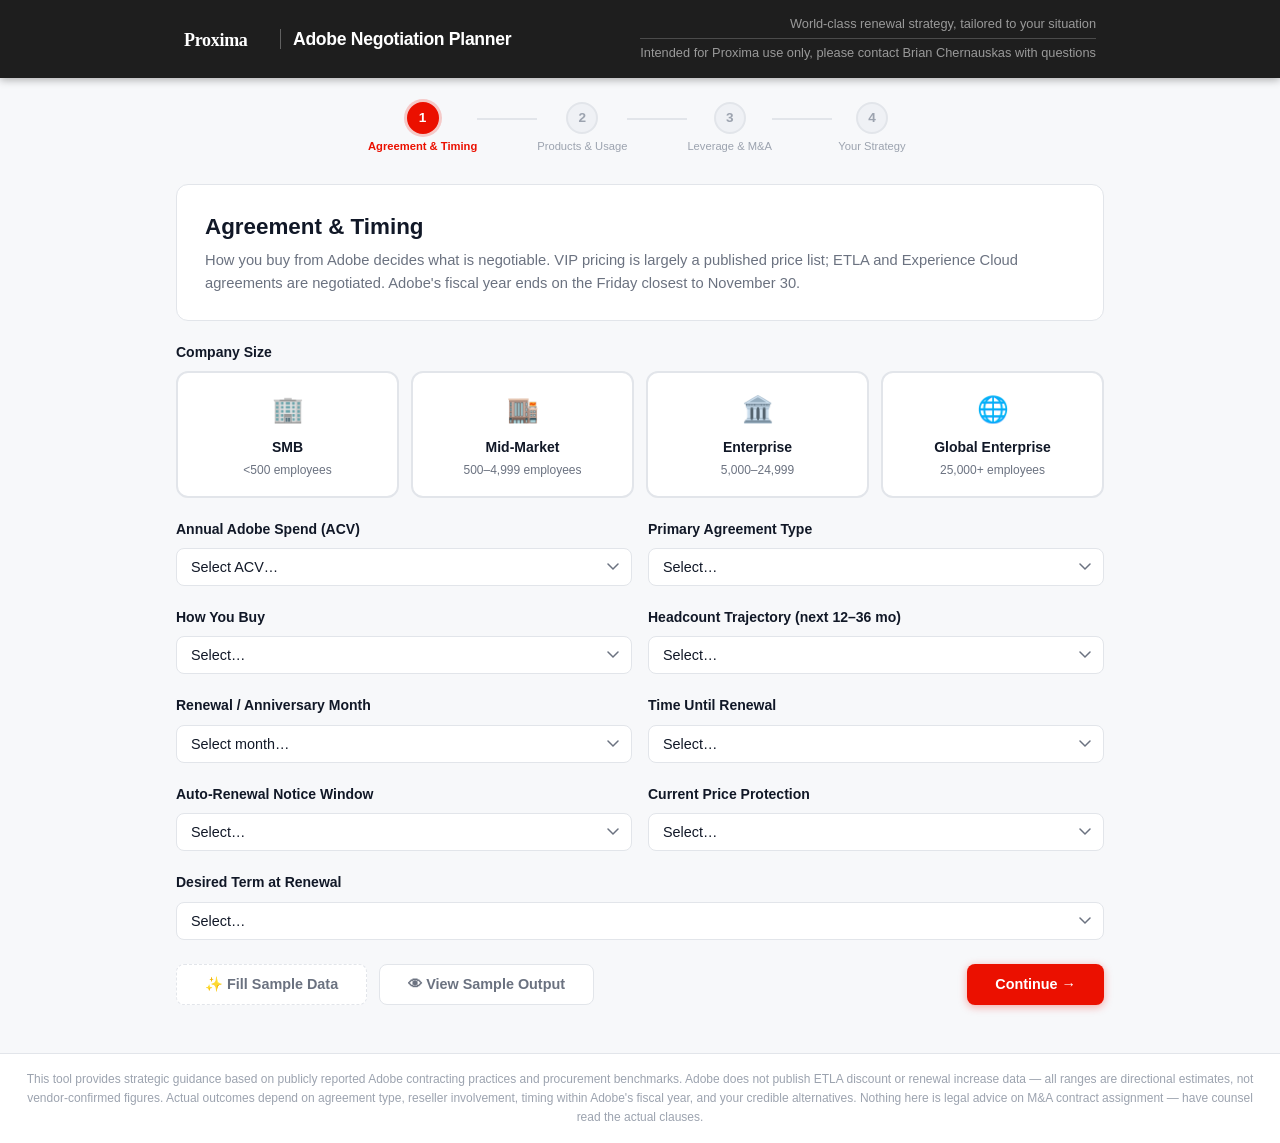
<file: index.html>
<!DOCTYPE html>
<html lang="en">
<head>
  <meta charset="UTF-8" />
<script async src="https://www.googletagmanager.com/gtag/js?id=G-N5E1D26WRG"></script>
<script>window.dataLayer=window.dataLayer||[];function gtag(){dataLayer.push(arguments);}gtag('js',new Date());gtag('config','G-N5E1D26WRG');</script>
  <meta name="viewport" content="width=device-width, initial-scale=1.0" />
  <meta name="robots" content="noindex, nofollow" />
  <title>Adobe Renewal Negotiation Planner</title>
  <link rel="stylesheet" href="src/styles.css?v=20260929a" />
</head>
<body>
  <div id="app">
    <header class="app-header">
      <div class="header-inner">
        <div class="logo">
          <svg width="84" height="22" viewBox="0 0 84 22" fill="none" xmlns="http://www.w3.org/2000/svg"><text x="0" y="18" font-family="Georgia, 'Times New Roman', serif" font-size="18" font-weight="700" fill="#ffffff" letter-spacing="-0.3">Proxima</text></svg>
          <span class="logo-divider"></span>
          <span>Adobe Negotiation Planner</span>
        </div>
        <div class="header-taglines">
          <div class="header-tagline">World-class renewal strategy, tailored to your situation</div>
          <div class="header-tagline">Intended for Proxima use only, please contact Brian Chernauskas with questions</div>
        </div>
      </div>
    </header>

    <main id="main-content">
      <!-- Step indicator -->
      <div class="step-nav" id="step-nav">
        <div class="step-item active" data-step="1">
          <div class="step-circle">1</div>
          <div class="step-label">Agreement &amp; Timing</div>
        </div>
        <div class="step-connector"></div>
        <div class="step-item" data-step="2">
          <div class="step-circle">2</div>
          <div class="step-label">Products &amp; Usage</div>
        </div>
        <div class="step-connector"></div>
        <div class="step-item" data-step="3">
          <div class="step-circle">3</div>
          <div class="step-label">Leverage &amp; M&amp;A</div>
        </div>
        <div class="step-connector"></div>
        <div class="step-item" data-step="4">
          <div class="step-circle">4</div>
          <div class="step-label">Your Strategy</div>
        </div>
      </div>

      <!-- ══ Step 1: Agreement & Timing ══ -->
      <section class="step-panel active" id="step-1">
        <div class="panel-header">
          <h2>Agreement &amp; Timing</h2>
          <p>How you buy from Adobe decides what is negotiable. VIP pricing is largely a published price list; ETLA and Experience Cloud agreements are negotiated. Adobe's fiscal year ends on the Friday closest to November 30.</p>
        </div>
        <div class="form-grid">
          <div class="form-group">
            <label>Company Size</label>
            <div class="radio-cards" id="company-size">
              <div class="radio-card" data-value="smb">
                <div class="rc-icon">🏢</div>
                <div class="rc-title">SMB</div>
                <div class="rc-desc">&lt;500 employees</div>
              </div>
              <div class="radio-card" data-value="midmarket">
                <div class="rc-icon">🏬</div>
                <div class="rc-title">Mid-Market</div>
                <div class="rc-desc">500–4,999 employees</div>
              </div>
              <div class="radio-card" data-value="enterprise">
                <div class="rc-icon">🏛️</div>
                <div class="rc-title">Enterprise</div>
                <div class="rc-desc">5,000–24,999</div>
              </div>
              <div class="radio-card" data-value="global">
                <div class="rc-icon">🌐</div>
                <div class="rc-title">Global Enterprise</div>
                <div class="rc-desc">25,000+ employees</div>
              </div>
            </div>
          </div>

          <div class="form-row-2">
            <div class="form-group">
              <label for="annual-spend">Annual Adobe Spend (ACV)</label>
              <select id="annual-spend">
                <option value="">Select ACV…</option>
                <option value="under100k">Under $100K</option>
                <option value="100k-250k">$100K–$250K</option>
                <option value="250k-500k">$250K–$500K</option>
                <option value="500k-1m">$500K–$1M</option>
                <option value="1m-2500k">$1M–$2.5M</option>
                <option value="2500k-5m">$2.5M–$5M</option>
                <option value="5m-10m">$5M–$10M</option>
                <option value="10mplus">$10M+</option>
              </select>
            </div>
            <div class="form-group">
              <label for="agreement-type">Primary Agreement Type</label>
              <select id="agreement-type">
                <option value="">Select…</option>
                <option value="vip">VIP / VIP Marketplace — annual, no commitment</option>
                <option value="vip3yc">VIP with 3-Year Commit (3YC)</option>
                <option value="etla">ETLA — Enterprise Term License Agreement</option>
                <option value="experience">Experience Cloud enterprise agreement</option>
                <option value="mixed">ETLA plus a separate Experience Cloud agreement</option>
                <option value="unknown">Don't know</option>
              </select>
            </div>
          </div>

          <div class="form-row-2">
            <div class="form-group">
              <label for="purchase-channel">How You Buy</label>
              <select id="purchase-channel">
                <option value="">Select…</option>
                <option value="direct">Direct from Adobe</option>
                <option value="reseller">Through a reseller (LAR)</option>
                <option value="several">Several resellers / card purchases across teams</option>
                <option value="unknown">Don't know</option>
              </select>
            </div>
            <div class="form-group">
              <label for="headcount-trajectory">Headcount Trajectory (next 12–36 mo)</label>
              <select id="headcount-trajectory">
                <option value="">Select…</option>
                <option value="shrinking">Shrinking — layoffs or restructuring</option>
                <option value="flat">Flat — no material change</option>
                <option value="modest">Modest growth (0–10%)</option>
                <option value="strong">Strong growth (10–30%)</option>
                <option value="aggressive">Aggressive growth (30%+)</option>
              </select>
            </div>
          </div>

          <div class="form-row-2">
            <div class="form-group">
              <label for="renewal-month">Renewal / Anniversary Month</label>
              <select id="renewal-month">
                <option value="">Select month…</option>
                <option value="12">December — Adobe Q1 opens</option>
                <option value="1">January</option>
                <option value="2">February — Q1 end</option>
                <option value="3">March</option>
                <option value="4">April</option>
                <option value="5">May — Q2 end</option>
                <option value="6">June</option>
                <option value="7">July</option>
                <option value="8">August — Q3 end</option>
                <option value="9">September — Q4 opens</option>
                <option value="10">October</option>
                <option value="11">November — Adobe fiscal year end</option>
              </select>
            </div>
            <div class="form-group">
              <label for="renewal-timeline">Time Until Renewal</label>
              <select id="renewal-timeline">
                <option value="">Select…</option>
                <option value="within-1mo">Less than 30 days</option>
                <option value="1-3mo">1–3 months</option>
                <option value="3-6mo">3–6 months</option>
                <option value="6-12mo">6–12 months</option>
                <option value="12plusmo">More than 12 months</option>
              </select>
            </div>
          </div>

          <div class="form-row-2">
            <div class="form-group">
              <label for="notice-status">Auto-Renewal Notice Window</label>
              <select id="notice-status">
                <option value="">Select…</option>
                <option value="unknown">Don't know what our notice period is</option>
                <option value="passed">Already passed — auto-renewal triggered</option>
                <option value="imminent">Closing within 30 days</option>
                <option value="open">Still open with room to spare</option>
                <option value="served">Notice already served</option>
                <option value="none">No auto-renewal clause</option>
              </select>
            </div>
            <div class="form-group">
              <label for="price-protection">Current Price Protection</label>
              <select id="price-protection">
                <option value="">Select…</option>
                <option value="none">None — renews at then-current list</option>
                <option value="expiring">Locked, but the lock ends at this renewal</option>
                <option value="capped">Written cap on renewal increase</option>
                <option value="unknown">Don't know</option>
              </select>
            </div>
          </div>

          <div class="form-group">
            <label for="desired-term">Desired Term at Renewal</label>
            <select id="desired-term">
              <option value="">Select…</option>
              <option value="1yr">1 year — maximum flexibility</option>
              <option value="3yr">3 years — standard ETLA / 3YC term</option>
              <option value="undecided">Undecided — want modelling</option>
            </select>
          </div>
        </div>
        <div class="step-actions"><button class="btn-secondary btn-sample-fill" onclick="fillSampleStep(1, this)">✨ Fill Sample Data</button>
          <button class="btn-secondary" onclick="showSample()" style="margin-right:auto">👁 View Sample Output</button><button class="btn-primary" onclick="nextStep(1)">Continue →</button>
        </div>
      </section>

      <!-- ══ Step 2: Products & Usage ══ -->
      <section class="step-panel" id="step-2">
        <div class="panel-header">
          <h2>Product Footprint &amp; Utilization</h2>
          <p>Adobe estates leak money in two places: idle named-user licenses, and Creative Cloud Pro seats assigned to people who only ever open one or two apps.</p>
        </div>
        <div class="form-grid">
          <div class="form-group">
            <label>Adobe Products Owned</label>
            <div class="use-case-grid" id="products">
              <div class="use-case-card" data-value="ccpro"><div class="uc-icon">🎨</div><div class="uc-title">Creative Cloud Pro / All Apps</div></div>
              <div class="use-case-card" data-value="ccsingle"><div class="uc-icon">🖌️</div><div class="uc-title">Single-App Plans</div></div>
              <div class="use-case-card" data-value="acrobat"><div class="uc-icon">📄</div><div class="uc-title">Acrobat Pro / Standard</div></div>
              <div class="use-case-card" data-value="sign"><div class="uc-icon">✍️</div><div class="uc-title">Acrobat Sign</div></div>
              <div class="use-case-card" data-value="firefly"><div class="uc-icon">✨</div><div class="uc-title">Firefly / GenStudio</div></div>
              <div class="use-case-card" data-value="express"><div class="uc-icon">⚡</div><div class="uc-title">Adobe Express</div></div>
              <div class="use-case-card" data-value="stock"><div class="uc-icon">🖼️</div><div class="uc-title">Adobe Stock</div></div>
              <div class="use-case-card" data-value="frameio"><div class="uc-icon">🎬</div><div class="uc-title">Frame.io</div></div>
              <div class="use-case-card" data-value="aem"><div class="uc-icon">🌐</div><div class="uc-title">Experience Manager</div></div>
              <div class="use-case-card" data-value="analytics"><div class="uc-icon">📊</div><div class="uc-title">Analytics / CJA</div></div>
              <div class="use-case-card" data-value="aep"><div class="uc-icon">🗄️</div><div class="uc-title">AEP / RT-CDP / Journey Optimizer</div></div>
              <div class="use-case-card" data-value="marketo"><div class="uc-icon">📣</div><div class="uc-title">Marketo Engage</div></div>
              <div class="use-case-card" data-value="workfront"><div class="uc-icon">🗂️</div><div class="uc-title">Workfront</div></div>
              <div class="use-case-card" data-value="commerce"><div class="uc-icon">🛒</div><div class="uc-title">Adobe Commerce</div></div>
              <div class="use-case-card" data-value="target"><div class="uc-icon">🎯</div><div class="uc-title">Target</div></div>
              <div class="use-case-card" data-value="semrush"><div class="uc-icon">🔎</div><div class="uc-title">Semrush</div></div>
            </div>
          </div>

          <div class="form-row-2">
            <div class="form-group">
              <label for="license-utilization">License Utilization (active in last 90 days ÷ licensed)</label>
              <select id="license-utilization">
                <option value="">Select…</option>
                <option value="under60">Under 60% — significant shelfware</option>
                <option value="60-75">60–75%</option>
                <option value="75-90">75–90%</option>
                <option value="over90">Over 90% — tightly managed</option>
                <option value="unknown">Never measured</option>
              </select>
            </div>
            <div class="form-group">
              <label for="app-fit">Creative Cloud Pro Users Who Use Only 1–2 Apps</label>
              <select id="app-fit">
                <option value="">Select…</option>
                <option value="high">Many — over 40%</option>
                <option value="some">Some — 20–40%</option>
                <option value="low">Few — under 20%</option>
                <option value="unknown">Never measured</option>
                <option value="na">Not applicable — no Creative Cloud Pro</option>
              </select>
            </div>
          </div>

          <div class="form-row-2">
            <div class="form-group">
              <label for="trueup-position">ETLA True-Up Position</label>
              <select id="trueup-position">
                <option value="">Select…</option>
                <option value="over">Deployed well above contract — large true-up bills</option>
                <option value="at">Roughly at contracted quantity</option>
                <option value="under">Deployed below contract — paying for unused</option>
                <option value="unknown">Don't know</option>
                <option value="na">Not applicable — no ETLA</option>
              </select>
            </div>
            <div class="form-group">
              <label for="metric-position">Experience Cloud Contracted Metrics</label>
              <select id="metric-position">
                <option value="">Select…</option>
                <option value="over">Exceeding — overage charges or warnings</option>
                <option value="near">Close to contracted limits</option>
                <option value="under">Well under — buying capacity we don't use</option>
                <option value="unknown">Don't know</option>
                <option value="na">Not applicable — no Experience Cloud</option>
              </select>
            </div>
          </div>

          <div class="form-group">
            <label for="adoption-health">Adoption Health</label>
            <select id="adoption-health">
              <option value="">Select…</option>
              <option value="poor">Poor — low usage, workarounds common</option>
              <option value="mixed">Mixed — strong in creative teams, weak elsewhere</option>
              <option value="good">Good — broadly embedded</option>
              <option value="critical">Critical — content supply chain or customer data runs on Adobe</option>
            </select>
          </div>

          <div class="form-group">
            <label>Known Cost Pressures</label>
            <div class="checkbox-group" id="cost-pressures">
              <label class="checkbox-item"><input type="checkbox" value="overlap" /> Overlapping tools (Canva, Figma, other PDF tools)</label>
              <label class="checkbox-item"><input type="checkbox" value="sprawl" /> Licenses bought outside the agreement (cards, team plans)</label>
              <label class="checkbox-item"><input type="checkbox" value="consoles" /> Multiple Admin Consoles or VIP memberships</label>
              <label class="checkbox-item"><input type="checkbox" value="credits" /> Generative credit limits or overages</label>
              <label class="checkbox-item"><input type="checkbox" value="shelfmodules" /> Experience Cloud modules bought but not implemented</label>
              <label class="checkbox-item"><input type="checkbox" value="listincrease" /> Hit by Adobe's 2026 list price increases</label>
            </div>
          </div>
        </div>
        <div class="step-actions"><button class="btn-secondary btn-sample-fill" onclick="fillSampleStep(2, this)" style="margin-right:auto">✨ Fill Sample Data</button>
          <button class="btn-secondary" onclick="prevStep(2)">← Back</button>
          <button class="btn-primary" onclick="nextStep(2)">Continue →</button>
        </div>
      </section>

      <!-- ══ Step 3: Leverage & M&A ══ -->
      <section class="step-panel" id="step-3">
        <div class="panel-header">
          <h2>Leverage, Context &amp; M&amp;A</h2>
          <p>Adobe prices against workflow lock-in. What you can credibly move — and any corporate transaction reshaping your user base — determines what you can ask for.</p>
        </div>
        <div class="form-grid">
          <div class="form-group">
            <label>Competitive Alternative</label>
            <div class="radio-cards" id="alternative">
              <div class="radio-card" data-value="none">
                <div class="rc-icon">🔒</div>
                <div class="rc-title">None</div>
                <div class="rc-desc">Adobe is the only option</div>
              </div>
              <div class="radio-card" data-value="theoretical">
                <div class="rc-icon">💭</div>
                <div class="rc-title">Theoretical</div>
                <div class="rc-desc">Alternatives exist, none evaluated</div>
              </div>
              <div class="radio-card" data-value="evaluating">
                <div class="rc-icon">🔍</div>
                <div class="rc-title">Evaluating</div>
                <div class="rc-desc">Active pilot or RFP underway</div>
              </div>
              <div class="radio-card" data-value="dual">
                <div class="rc-icon">⚖️</div>
                <div class="rc-title">Already Dual</div>
                <div class="rc-desc">Competing tool deployed at scale</div>
              </div>
            </div>
          </div>

          <div class="form-row-2">
            <div class="form-group">
              <label for="alternative-vendor">Most Credible Alternative</label>
              <select id="alternative-vendor">
                <option value="">Select…</option>
                <option value="canva">Canva (incl. Affinity)</option>
                <option value="figma">Figma</option>
                <option value="pdf">Foxit / Nitro / other PDF tools</option>
                <option value="microsoft">Microsoft 365 native PDF &amp; Copilot</option>
                <option value="docusign">DocuSign</option>
                <option value="salesforce">Salesforce Marketing Cloud / Data Cloud</option>
                <option value="dxp">Sitecore / Optimizely / Contentful</option>
                <option value="google">Google Analytics 4 / Amplitude</option>
                <option value="none">No credible alternative</option>
              </select>
            </div>
            <div class="form-group">
              <label for="relationship-quality">Adobe Account Team Relationship</label>
              <select id="relationship-quality">
                <option value="">Select…</option>
                <option value="none">No dedicated rep — reseller only</option>
                <option value="poor">Weak / transactional</option>
                <option value="moderate">Moderate — occasional contact</option>
                <option value="strong">Strong — regular cadence</option>
                <option value="strategic">Strategic — executive sponsorship</option>
              </select>
            </div>
          </div>

          <div class="form-row-2">
            <div class="form-group">
              <label for="previous-negotiation">Prior Negotiation Experience</label>
              <select id="previous-negotiation">
                <option value="">Select…</option>
                <option value="none">Never negotiated — accepted renewal quotes</option>
                <option value="basic">Basic — asked for minor concessions</option>
                <option value="moderate">Moderate — negotiated discounts before</option>
                <option value="experienced">Experienced — multiple full cycles</option>
              </select>
            </div>
            <div class="form-group">
              <label for="internal-champion">Internal Decision Owner</label>
              <select id="internal-champion">
                <option value="">Select…</option>
                <option value="cio">CIO / CTO</option>
                <option value="cfo">CFO / Finance</option>
                <option value="procurement">Procurement / Vendor Management</option>
                <option value="cmo">CMO / Marketing Ops</option>
                <option value="creative">Creative Operations</option>
                <option value="none">No clear owner</option>
              </select>
            </div>
          </div>

          <div class="form-group">
            <label>Change Events in the Coming Term</label>
            <div class="checkbox-group" id="change-events">
              <label class="checkbox-item"><input type="checkbox" value="expansion" /> Planned expansion — new products or seats</label>
              <label class="checkbox-item"><input type="checkbox" value="consolidation" /> Consolidating onto Adobe from other tools</label>
              <label class="checkbox-item"><input type="checkbox" value="migration" /> Evaluating migration away from Adobe</label>
              <label class="checkbox-item"><input type="checkbox" value="ai" /> Adobe pushing Firefly, GenStudio or AI Assistant</label>
              <label class="checkbox-item"><input type="checkbox" value="platform" /> Adobe proposing a CX Enterprise / platform bundle</label>
            </div>
          </div>

          <!-- M&A module -->
          <label class="mna-toggle" id="mna-toggle">
            <input type="checkbox" id="mna-enabled" />
            <div>
              <div class="mna-toggle-title">🔀 Include M&amp;A implications</div>
              <div class="mna-toggle-desc">Turn on if an acquisition, merger, sale, or divestiture will change who uses Adobe during this term. Adds an M&amp;A section to the strategy covering license transfer, contract consolidation, carve-outs, and Adobe's own recent acquisitions.</div>
            </div>
          </label>

          <div class="mna-panel" id="mna-panel" hidden>
            <div class="form-group">
              <label>Transaction Type</label>
              <div class="radio-cards" id="mna-type">
                <div class="radio-card" data-value="acquiring">
                  <div class="rc-icon">➕</div>
                  <div class="rc-title">Acquiring</div>
                  <div class="rc-desc">We are buying a company</div>
                </div>
                <div class="radio-card" data-value="acquired">
                  <div class="rc-icon">🤝</div>
                  <div class="rc-title">Being Acquired</div>
                  <div class="rc-desc">We are the target</div>
                </div>
                <div class="radio-card" data-value="merger">
                  <div class="rc-icon">🔗</div>
                  <div class="rc-title">Merger</div>
                  <div class="rc-desc">Combining with a peer</div>
                </div>
                <div class="radio-card" data-value="divesting">
                  <div class="rc-icon">✂️</div>
                  <div class="rc-title">Divesting</div>
                  <div class="rc-desc">Selling or spinning off a unit</div>
                </div>
              </div>
            </div>

            <div class="form-row-2">
              <div class="form-group">
                <label for="mna-stage">Deal Stage</label>
                <select id="mna-stage">
                  <option value="">Select…</option>
                  <option value="confidential">Confidential — not yet announced</option>
                  <option value="announced">Announced — not yet closed</option>
                  <option value="integrating">Closed — integration underway</option>
                  <option value="settled">Closed more than 12 months ago</option>
                </select>
              </div>
              <div class="form-group">
                <label for="mna-user-impact">Change in Adobe Users</label>
                <select id="mna-user-impact">
                  <option value="">Select…</option>
                  <option value="under10">Under 10%</option>
                  <option value="10-25">10–25%</option>
                  <option value="25-50">25–50%</option>
                  <option value="over50">Over 50%</option>
                  <option value="unknown">Don't know yet</option>
                </select>
              </div>
            </div>

            <div class="form-row-2">
              <div class="form-group">
                <label for="mna-counterparty">Other Party's Adobe Footprint</label>
                <select id="mna-counterparty">
                  <option value="">Select…</option>
                  <option value="none">No Adobe contract</option>
                  <option value="vip">VIP / team plans</option>
                  <option value="etla">Its own ETLA</option>
                  <option value="experience">Experience Cloud agreement</option>
                  <option value="unknown">Don't know yet</option>
                </select>
              </div>
              <div class="form-group">
                <label for="mna-assignment">Assignment / Change-of-Control Clause</label>
                <select id="mna-assignment">
                  <option value="">Select…</option>
                  <option value="consent">Assignment requires Adobe's consent</option>
                  <option value="permitted">Permits assignment to a successor or affiliate</option>
                  <option value="unknown">Haven't reviewed it</option>
                </select>
              </div>
            </div>

            <div class="form-group">
              <label>Integration Complications</label>
              <div class="checkbox-group" id="mna-complications">
                <label class="checkbox-item"><input type="checkbox" value="consoles" /> Separate Admin Consoles / org IDs to merge</label>
                <label class="checkbox-item"><input type="checkbox" value="identity" /> Different identity domains (SSO / Federated ID)</label>
                <label class="checkbox-item"><input type="checkbox" value="anniversaries" /> Contracts with different anniversary dates</label>
                <label class="checkbox-item"><input type="checkbox" value="tsa" /> Carved-out entity needs a transition period (TSA)</label>
                <label class="checkbox-item"><input type="checkbox" value="assets" /> Shared brand assets, libraries or AEM content to split or merge</label>
              </div>
            </div>
          </div>
        </div>
        <div class="step-actions"><button class="btn-secondary btn-sample-fill" onclick="fillSampleStep(3, this)" style="margin-right:auto">✨ Fill Sample Data</button>
          <button class="btn-secondary" onclick="prevStep(3)">← Back</button>
          <button class="btn-primary" onclick="generateStrategy()">Generate My Strategy →</button>
        </div>
      </section>

      <!-- ══ Step 4: Output ══ -->
      <section class="step-panel" id="step-4">
        <div id="strategy-output"></div>
        <div class="step-actions" style="margin-top:2rem;">
          <button class="btn-secondary" onclick="prevStep(4)">← Edit Inputs</button>
          <button class="btn-primary" onclick="printStrategy()">🖨️ Export Strategy</button>
        </div>
      </section>
    </main>

    <footer class="app-footer">
      <p>This tool provides strategic guidance based on publicly reported Adobe contracting practices and procurement benchmarks. Adobe does not publish ETLA discount or renewal increase data — all ranges are directional estimates, not vendor-confirmed figures. Actual outcomes depend on agreement type, reseller involvement, timing within Adobe's fiscal year, and your credible alternatives. Nothing here is legal advice on M&amp;A contract assignment — have counsel read the actual clauses.</p>
    </footer>
  </div>

  <script src="src/app.js?v=20260929a"></script>
</body>
</html>
</file>
<file: src/styles.css>
/* ── Reset & Base ── */
*, *::before, *::after { box-sizing: border-box; margin: 0; padding: 0; }

:root {
  --aws-orange: #EB1000;   /* Adobe red — accent */
  --aws-dark: #1E1E1E;     /* Adobe charcoal — header */
  --aws-blue: #C40D00;     /* Adobe deep red — links */
  --accent: #EB1000;
  --surface: #FFFFFF;
  --surface-2: #F7F8FA;
  --surface-3: #EFF1F5;
  --border: #E2E5EA;
  --text-primary: #111827;
  --text-secondary: #6B7280;
  --text-muted: #9CA3AF;
  --success: #10B981;
  --warning: #F59E0B;
  --danger: #EF4444;
  --info: #3B82F6;
  --radius: 12px;
  --radius-sm: 8px;
  --shadow-sm: 0 1px 3px rgba(0,0,0,.08), 0 1px 2px rgba(0,0,0,.04);
  --shadow: 0 4px 16px rgba(0,0,0,.08);
  --shadow-lg: 0 8px 32px rgba(0,0,0,.12);
}

body {
  font-family: -apple-system, BlinkMacSystemFont, 'Segoe UI', Roboto, sans-serif;
  background: var(--surface-2);
  color: var(--text-primary);
  line-height: 1.6;
  min-height: 100vh;
}

/* ── Header ── */
.app-header {
  background: var(--aws-dark);
  color: #fff;
  padding: 0;
  position: sticky;
  top: 0;
  z-index: 100;
  box-shadow: 0 2px 8px rgba(0,0,0,.3);
}
.header-inner {
  max-width: 960px;
  margin: 0 auto;
  padding: 14px 24px;
  display: flex;
  align-items: center;
  justify-content: space-between;
  gap: 16px;
}
.logo {
  display: flex;
  align-items: center;
  gap: 10px;
  font-size: 1.1rem;
  font-weight: 700;
  letter-spacing: -.3px;
  color: #fff;
  white-space: nowrap;
}
.logo-divider {
  display: inline-block;
  width: 1px;
  height: 20px;
  background: rgba(255,255,255,.3);
  margin: 0 2px;
}
.header-taglines {
  display: flex;
  flex-direction: column;
  align-items: flex-end;
  gap: 4px;
}
.header-tagline {
  font-size: .8rem;
  color: rgba(255,255,255,.55);
  text-align: right;
}
.header-tagline + .header-tagline {
  padding-top: 4px;
  border-top: 1px solid rgba(255,255,255,.2);
}

/* ── Main layout ── */
#main-content {
  max-width: 960px;
  margin: 0 auto;
  padding: 24px 16px 48px;
}

/* ── Step Nav ── */
.step-nav {
  display: flex;
  align-items: center;
  justify-content: center;
  gap: 0;
  margin-bottom: 28px;
  flex-wrap: wrap;
  row-gap: 8px;
}
.step-item {
  display: flex;
  flex-direction: column;
  align-items: center;
  gap: 4px;
  cursor: default;
  min-width: 80px;
}
.step-circle {
  width: 32px;
  height: 32px;
  border-radius: 50%;
  background: var(--surface-3);
  color: var(--text-muted);
  font-size: .85rem;
  font-weight: 700;
  display: flex;
  align-items: center;
  justify-content: center;
  border: 2px solid var(--border);
  transition: all .2s;
}
.step-item.active .step-circle {
  background: var(--aws-orange);
  color: #fff;
  border-color: var(--aws-orange);
  box-shadow: 0 0 0 3px rgba(235,16,0,.2);
}
.step-item.done .step-circle {
  background: var(--success);
  color: #fff;
  border-color: var(--success);
}
.step-label {
  font-size: .7rem;
  color: var(--text-muted);
  text-align: center;
  white-space: nowrap;
}
.step-item.active .step-label { color: var(--aws-orange); font-weight: 600; }
.step-item.done .step-label { color: var(--success); }
.step-connector {
  flex: 1;
  height: 2px;
  background: var(--border);
  min-width: 20px;
  max-width: 60px;
  margin-bottom: 20px;
}

/* ── Step Panels ── */
.step-panel { display: none; }
.step-panel.active { display: block; animation: fadeIn .3s ease; }
@keyframes fadeIn { from { opacity:0; transform:translateY(8px); } to { opacity:1; transform:translateY(0); } }

.panel-header {
  background: var(--surface);
  border: 1px solid var(--border);
  border-radius: var(--radius);
  padding: 24px 28px;
  margin-bottom: 20px;
}
.panel-header h2 {
  font-size: 1.4rem;
  font-weight: 700;
  color: var(--text-primary);
  margin-bottom: 4px;
}
.panel-header p {
  color: var(--text-secondary);
  font-size: .92rem;
}

/* ── Forms ── */
.form-grid { display: flex; flex-direction: column; gap: 20px; }

.form-group { display: flex; flex-direction: column; gap: 8px; }

.form-row-2 {
  display: grid;
  grid-template-columns: 1fr 1fr;
  gap: 16px;
}
@media (max-width: 600px) { .form-row-2 { grid-template-columns: 1fr; } }

label {
  font-size: .875rem;
  font-weight: 600;
  color: var(--text-primary);
}

select, input[type="text"], textarea {
  width: 100%;
  padding: 10px 14px;
  border: 1.5px solid var(--border);
  border-radius: var(--radius-sm);
  font-size: .9rem;
  color: var(--text-primary);
  background: var(--surface);
  appearance: none;
  transition: border-color .15s, box-shadow .15s;
  background-image: url("data:image/svg+xml,%3Csvg xmlns='http://www.w3.org/2000/svg' width='12' height='8' viewBox='0 0 12 8'%3E%3Cpath d='M1 1l5 5 5-5' stroke='%236B7280' stroke-width='1.5' fill='none' stroke-linecap='round'/%3E%3C/svg%3E");
  background-repeat: no-repeat;
  background-position: right 12px center;
}
select:focus, input[type="text"]:focus {
  outline: none;
  border-color: var(--aws-orange);
  box-shadow: 0 0 0 3px rgba(235,16,0,.15);
}

/* ── Radio Cards ── */
.radio-cards {
  display: grid;
  grid-template-columns: repeat(auto-fit, minmax(140px, 1fr));
  gap: 12px;
}
.radio-card {
  background: var(--surface);
  border: 2px solid var(--border);
  border-radius: var(--radius);
  padding: 16px 12px;
  cursor: pointer;
  text-align: center;
  transition: all .15s;
  user-select: none;
}
.radio-card:hover { border-color: var(--aws-orange); background: #F0F9FE; }
.radio-card.selected {
  border-color: var(--aws-orange);
  background: #E3F4FD;
  box-shadow: 0 0 0 3px rgba(235,16,0,.15);
}
.rc-icon { font-size: 1.6rem; margin-bottom: 6px; }
.rc-title { font-size: .875rem; font-weight: 700; color: var(--text-primary); }
.rc-desc { font-size: .75rem; color: var(--text-secondary); margin-top: 2px; }

/* ── Use Case Cards ── */
.use-case-grid {
  display: grid;
  grid-template-columns: repeat(auto-fill, minmax(160px, 1fr));
  gap: 10px;
}
.use-case-card {
  background: var(--surface);
  border: 2px solid var(--border);
  border-radius: var(--radius-sm);
  padding: 12px;
  cursor: pointer;
  text-align: center;
  transition: all .15s;
  user-select: none;
}
.use-case-card:hover { border-color: var(--aws-orange); background: #F0F9FE; }
.use-case-card.selected {
  border-color: var(--aws-orange);
  background: #E3F4FD;
}
.uc-icon { font-size: 1.3rem; margin-bottom: 4px; }
.uc-title { font-size: .78rem; font-weight: 600; color: var(--text-primary); }

/* ── Checkboxes ── */
.checkbox-group {
  display: flex;
  flex-wrap: wrap;
  gap: 10px;
}
.checkbox-item {
  display: flex;
  align-items: center;
  gap: 6px;
  font-size: .875rem;
  font-weight: 400;
  color: var(--text-primary);
  cursor: pointer;
  background: var(--surface);
  border: 1.5px solid var(--border);
  border-radius: 6px;
  padding: 6px 12px;
  transition: all .15s;
}
.checkbox-item:hover { border-color: var(--aws-orange); }
.checkbox-item input[type="checkbox"] { accent-color: var(--aws-orange); width: 14px; height: 14px; }

/* ── Buttons ── */
.step-actions {
  display: flex;
  justify-content: flex-end;
  gap: 12px;
  margin-top: 24px;
}
.btn-primary, .btn-secondary {
  padding: 11px 28px;
  border-radius: var(--radius-sm);
  font-size: .9rem;
  font-weight: 700;
  cursor: pointer;
  border: none;
  transition: all .15s;
}
.btn-primary {
  background: var(--aws-orange);
  color: #fff;
  box-shadow: 0 2px 8px rgba(235,16,0,.35);
}
.btn-primary:hover { background: #C40D00; transform: translateY(-1px); box-shadow: 0 4px 12px rgba(235,16,0,.4); }
.btn-secondary {
  background: var(--surface);
  color: var(--text-secondary);
  border: 1.5px solid var(--border);
}
.btn-secondary:hover { background: var(--surface-3); color: var(--text-primary); }

/* ── Strategy Output ── */
.strategy-container {
  background: var(--surface);
  border: 1px solid var(--border);
  border-radius: var(--radius);
  overflow: hidden;
}

.strategy-hero {
  background: linear-gradient(135deg, var(--aws-dark) 0%, #1a2a3a 100%);
  color: #fff;
  padding: 32px 32px 28px;
  position: relative;
  overflow: hidden;
}
.strategy-hero::after {
  content: '';
  position: absolute;
  right: -40px;
  top: -40px;
  width: 200px;
  height: 200px;
  border-radius: 50%;
  background: rgba(235,16,0,.1);
}
.strategy-hero h2 { font-size: 1.5rem; font-weight: 800; margin-bottom: 4px; }
.strategy-hero .subtitle { font-size: .9rem; color: rgba(255,255,255,.65); margin-bottom: 20px; }

.score-row {
  display: flex;
  gap: 16px;
  flex-wrap: wrap;
}
.score-pill {
  background: rgba(255,255,255,.1);
  border: 1px solid rgba(255,255,255,.2);
  border-radius: 100px;
  padding: 6px 16px;
  font-size: .82rem;
  display: flex;
  align-items: center;
  gap: 6px;
}
.score-pill .pill-label { color: rgba(255,255,255,.6); }
.score-pill .pill-value { font-weight: 700; color: var(--aws-orange); }

.strategy-body { padding: 28px 32px; display: flex; flex-direction: column; gap: 28px; }

.strategy-section { border: 1px solid var(--border); border-radius: var(--radius); overflow: hidden; }
.section-header {
  background: var(--surface-2);
  padding: 14px 20px;
  display: flex;
  align-items: center;
  gap: 10px;
  border-bottom: 1px solid var(--border);
}
.section-header .section-icon { font-size: 1.15rem; }
.section-header h3 { font-size: 1rem; font-weight: 700; color: var(--text-primary); }
.section-badge {
  margin-left: auto;
  background: var(--aws-orange);
  color: #fff;
  font-size: .7rem;
  font-weight: 700;
  padding: 2px 8px;
  border-radius: 100px;
}
.section-badge.blue { background: var(--info); }
.section-badge.green { background: var(--success); }
.section-badge.red { background: var(--danger); }
.section-content { padding: 18px 20px; }

/* ── Discount Estimate Bar ── */
.discount-estimate {
  background: linear-gradient(90deg, #E3F4FD, #F0F9FE);
  border: 1.5px solid rgba(235,16,0,.3);
  border-radius: var(--radius);
  padding: 20px 24px;
  display: flex;
  align-items: center;
  gap: 24px;
  flex-wrap: wrap;
}
.de-range {
  font-size: 2.2rem;
  font-weight: 900;
  color: var(--aws-orange);
  white-space: nowrap;
}
.de-label { font-size: .82rem; color: var(--text-secondary); margin-top: 2px; }
.de-bar-wrap { flex: 1; min-width: 160px; }
.de-bar-bg {
  height: 10px;
  background: var(--surface-3);
  border-radius: 100px;
  overflow: hidden;
}
.de-bar-fill {
  height: 100%;
  background: linear-gradient(90deg, var(--aws-orange), #C40D00);
  border-radius: 100px;
  transition: width 1s ease;
}
.de-note { font-size: .8rem; color: var(--text-muted); margin-top: 6px; }

/* ── Tactic Cards ── */
.tactics-list { display: flex; flex-direction: column; gap: 12px; }
.tactic-card {
  background: var(--surface);
  border: 1px solid var(--border);
  border-radius: var(--radius-sm);
  padding: 14px 16px;
  display: flex;
  gap: 14px;
  align-items: flex-start;
}
.tactic-num {
  width: 28px;
  height: 28px;
  border-radius: 50%;
  background: var(--aws-orange);
  color: #fff;
  font-size: .8rem;
  font-weight: 800;
  display: flex;
  align-items: center;
  justify-content: center;
  flex-shrink: 0;
}
.tactic-body {}
.tactic-title { font-size: .9rem; font-weight: 700; color: var(--text-primary); }
.tactic-desc { font-size: .82rem; color: var(--text-secondary); margin-top: 3px; line-height: 1.5; }
.tactic-impact {
  margin-top: 6px;
  display: inline-block;
  font-size: .72rem;
  font-weight: 700;
  padding: 2px 8px;
  border-radius: 4px;
}
.impact-high { background: #DCFCE7; color: #166534; }
.impact-medium { background: #FEF9C3; color: #854D0E; }
.impact-low { background: #F1F5F9; color: #475569; }

/* ── Timeline ── */
.timeline { display: flex; flex-direction: column; gap: 0; }
.timeline-item { display: flex; gap: 16px; padding-bottom: 20px; position: relative; }
.timeline-item:last-child { padding-bottom: 0; }
.timeline-left { display: flex; flex-direction: column; align-items: center; }
.tl-dot {
  width: 34px;
  height: 34px;
  border-radius: 50%;
  background: var(--aws-orange);
  color: #fff;
  font-size: .75rem;
  font-weight: 800;
  display: flex;
  align-items: center;
  justify-content: center;
  flex-shrink: 0;
}
.tl-line {
  width: 2px;
  flex: 1;
  background: var(--border);
  margin-top: 4px;
}
.timeline-item:last-child .tl-line { display: none; }
.tl-content { padding-top: 4px; padding-bottom: 4px; }
.tl-phase { font-size: .75rem; font-weight: 700; text-transform: uppercase; letter-spacing: .5px; color: var(--aws-orange); }
.tl-title { font-size: .92rem; font-weight: 700; color: var(--text-primary); margin: 2px 0; }
.tl-desc { font-size: .82rem; color: var(--text-secondary); line-height: 1.5; }
.tl-tasks { margin-top: 8px; display: flex; flex-direction: column; gap: 4px; }
.tl-task {
  display: flex;
  align-items: flex-start;
  gap: 6px;
  font-size: .8rem;
  color: var(--text-secondary);
}
.tl-task::before { content: '→'; color: var(--aws-orange); font-weight: 700; flex-shrink: 0; }

/* ── Alert / Warning Boxes ── */
.alert {
  border-radius: var(--radius-sm);
  padding: 12px 16px;
  font-size: .85rem;
  display: flex;
  gap: 10px;
  align-items: flex-start;
  line-height: 1.5;
}
.alert-warning { background: #FFFBEB; border: 1px solid #FDE68A; color: #92400E; }
.alert-info { background: #EFF6FF; border: 1px solid #BFDBFE; color: #1E40AF; }
.alert-success { background: #F0FDF4; border: 1px solid #BBF7D0; color: #166534; }
.alert-danger { background: #FEF2F2; border: 1px solid #FECACA; color: #991B1B; }
.alert-icon { font-size: 1rem; flex-shrink: 0; }
.alerts-list { display: flex; flex-direction: column; gap: 10px; }

/* ── Concessions Grid ── */
.concessions-grid {
  display: grid;
  grid-template-columns: repeat(auto-fill, minmax(200px, 1fr));
  gap: 12px;
}
.concession-card {
  background: var(--surface);
  border: 1px solid var(--border);
  border-radius: var(--radius-sm);
  padding: 14px;
}
.cc-icon { font-size: 1.3rem; margin-bottom: 6px; }
.cc-title { font-size: .85rem; font-weight: 700; color: var(--text-primary); }
.cc-desc { font-size: .78rem; color: var(--text-secondary); margin-top: 3px; }
.cc-priority {
  margin-top: 8px;
  font-size: .7rem;
  font-weight: 700;
  text-transform: uppercase;
  letter-spacing: .4px;
}
.priority-must { color: var(--danger); }
.priority-should { color: var(--warning); }
.priority-nice { color: var(--text-muted); }

/* ── Questions to Ask ── */
.questions-list { display: flex; flex-direction: column; gap: 8px; }
.question-item {
  background: var(--surface-2);
  border-left: 3px solid var(--aws-orange);
  padding: 10px 14px;
  border-radius: 0 var(--radius-sm) var(--radius-sm) 0;
  font-size: .85rem;
  color: var(--text-primary);
}

/* ── Risk flags ── */
.risk-grid {
  display: grid;
  grid-template-columns: repeat(auto-fill, minmax(220px, 1fr));
  gap: 10px;
}
.risk-card {
  border-radius: var(--radius-sm);
  padding: 12px 14px;
}
.risk-card.high { background: #FEF2F2; border: 1px solid #FECACA; }
.risk-card.medium { background: #FFFBEB; border: 1px solid #FDE68A; }
.risk-card.low { background: #F0FDF4; border: 1px solid #BBF7D0; }
.risk-title { font-size: .85rem; font-weight: 700; margin-bottom: 3px; }
.risk-card.high .risk-title { color: #991B1B; }
.risk-card.medium .risk-title { color: #92400E; }
.risk-card.low .risk-title { color: #166534; }
.risk-desc { font-size: .78rem; color: var(--text-secondary); }

/* ── Footer ── */
.app-footer {
  background: var(--surface);
  border-top: 1px solid var(--border);
  text-align: center;
  padding: 16px 24px;
  font-size: .75rem;
  color: var(--text-muted);
}

/* ── Print ── */
@media print {
  .app-header, .step-nav, .step-actions, .app-footer { display: none !important; }
  /* Print whatever panel is on screen. Do NOT hard-code step ids here — the
     output panel's number changes when steps are added or removed, and an id
     list silently prints a blank page when it drifts. */
  .step-panel { display: none !important; }
  .step-panel.active { display: block !important; }
  body { background: #fff; }
  .print-proxima-header { display: flex !important; }
  .proxima-strategy-footer {
    color: #444 !important;
    border-top: 1px solid #ccc !important;
  }
}

.print-proxima-header {
  display: none;
  align-items: center;
  gap: 10px;
  padding: 12px 0 10px;
  margin-bottom: 8px;
  border-bottom: 2px solid #1E1E1E;
}
.print-proxima-header .print-logo-text {
  font-family: Georgia, 'Times New Roman', serif;
  font-size: 18px;
  font-weight: 700;
  letter-spacing: -0.3px;
  color: #1E1E1E;
}
.print-proxima-header .print-divider {
  display: inline-block;
  width: 1px;
  height: 18px;
  background: #888;
}
.print-proxima-header .print-tool-name {
  font-size: 13px;
  color: #555;
}

/* ── Sample output marking ── */
.sample-banner { display:flex; gap:12px; align-items:flex-start; background:#FEF3C7; border:1px solid #FCD34D; border-left:4px solid #D97706; border-radius:10px; padding:14px 18px; margin-bottom:18px; color:#78350F; font-size:.88rem; line-height:1.55; }
.sample-banner strong { color:#78350F; }
.sample-tag { flex-shrink:0; font-weight:800; font-size:.72rem; letter-spacing:.12em; background:#D97706; color:#fff; padding:4px 9px; border-radius:4px; margin-top:1px; }
body.is-sample .strategy-hero h2::after { content:' — Sample'; color:#FBBF24; }
@media print {
  .sample-banner, .sample-tag { -webkit-print-color-adjust:exact; print-color-adjust:exact; }
  body.is-sample::before { content:'SAMPLE DATA'; position:fixed; top:50%; left:50%; transform:translate(-50%,-50%) rotate(-32deg); font-size:110px; font-weight:800; letter-spacing:.06em; color:rgba(217,119,6,.10); z-index:9999; pointer-events:none; white-space:nowrap; }
  body.is-sample .print-proxima-header::after { content:'SAMPLE DATA — NOT A CLIENT ANALYSIS'; margin-left:auto; font-size:11px; font-weight:800; letter-spacing:.08em; color:#B45309; }
}

.btn-sample-fill { border-style: dashed !important; }

/* ── Compact header on phones ──
   The two taglines wrap into a tall column on narrow screens, and the header
   is sticky, so it held close to half the viewport. The Proxima-use notice
   also appears on the strategy output, so hiding the taglines loses nothing. */
@media (max-width: 640px) {
  .header-inner { padding: 10px 16px; gap: 10px; }
  .header-taglines { display: none; }
  .logo { font-size: .95rem; gap: 8px; white-space: normal; line-height: 1.25; }
  .logo svg { width: 70px; height: auto; flex-shrink: 0; }
}

/* ── M&A module ──
   Collapsed behind a single toggle. When switched on, the detail fields
   appear and the strategy gains an M&A Implications section. */
.mna-toggle {
  display: flex; align-items: flex-start; gap: 12px;
  background: var(--surface); border: 1.5px solid var(--border);
  border-radius: var(--radius); padding: 16px 18px; cursor: pointer;
  transition: border-color .15s;
}
.mna-toggle:hover { border-color: var(--aws-orange); }
.mna-toggle input[type="checkbox"] { accent-color: var(--aws-orange); width: 18px; height: 18px; margin-top: 2px; flex-shrink: 0; }
.mna-toggle-title { font-weight: 700; font-size: .95rem; }
.mna-toggle-desc { font-weight: 400; font-size: .83rem; color: var(--text-secondary); margin-top: 2px; line-height: 1.5; }
.mna-toggle.on { border-color: var(--aws-orange); background: rgba(235,16,0,.04); }
.mna-panel {
  border-left: 3px solid var(--aws-orange); padding: 4px 0 4px 18px;
  display: flex; flex-direction: column; gap: 20px;
  animation: fadeIn .25s ease;
}
.mna-sub { font-size: .9rem; font-weight: 700; color: var(--text-primary); margin: 6px 0 -8px; }
.mna-sub small { display:block; font-weight:400; font-size:.78rem; color:var(--text-muted); }
.corp-table { width:100%; border-collapse:collapse; font-size:.82rem; margin-top:10px; }
.corp-table th { text-align:left; padding:6px 8px 6px 0; color:var(--text-secondary); font-weight:600; border-bottom:1px solid var(--border); }
.corp-table td { padding:8px 8px 8px 0; border-bottom:1px solid var(--surface-3); vertical-align:top; line-height:1.55; color:var(--text-secondary); }
.corp-table td:first-child { color:var(--text-primary); font-weight:600; white-space:nowrap; }
.table-scroll { overflow-x:auto; }
@media (max-width: 640px) {
  .corp-table thead { display: none; }
  .corp-table, .corp-table tbody, .corp-table tr, .corp-table td { display: block; width: 100%; }
  .corp-table tr { border-bottom: 1px solid var(--border); padding: 8px 0; }
  .corp-table td { border-bottom: none; padding: 3px 0; }
  .corp-table td:first-child { white-space: normal; }
}

/* ── Print-safe strategy output ──
   The hero is white text on a dark gradient. In print that gradient depended on
   "Background graphics" being enabled (and on a colour variable some planners
   never defined), so the title, subtitle, and score labels printed white on
   white. Print the hero as dark text on white instead, so it never depends on
   background printing. Also stop the panel fade-in from printing a mid-animation
   frame, and keep cards from splitting across pages. */
@media print {
  .step-panel.active { animation: none !important; }
  .strategy-container, .strategy-section { overflow: visible !important; }
  .strategy-hero { background: #fff !important; color: #111827 !important; padding: 18px 4px 16px !important; border-bottom: 2px solid #D1D5DB; }
  .strategy-hero::after { display: none !important; }
  .strategy-hero h2 { color: #111827 !important; }
  .strategy-hero .subtitle, .strategy-hero > div:not(.score-row) { color: #4B5563 !important; }
  .score-pill { background: #F9FAFB !important; border: 1px solid #D1D5DB !important; }
  .score-pill .pill-label { color: #6B7280 !important; }
  .score-pill .pill-value:not([style]) { color: #111827 !important; }
  body.is-sample .strategy-hero h2::after { color: #B45309 !important; }
  .tactic-card, .concession-card, .risk-card, .alert, .timeline-item, .question-item, .discount-estimate, .exposure-card, tr { break-inside: avoid; }
  .section-header { break-after: avoid; }
}
</file>
